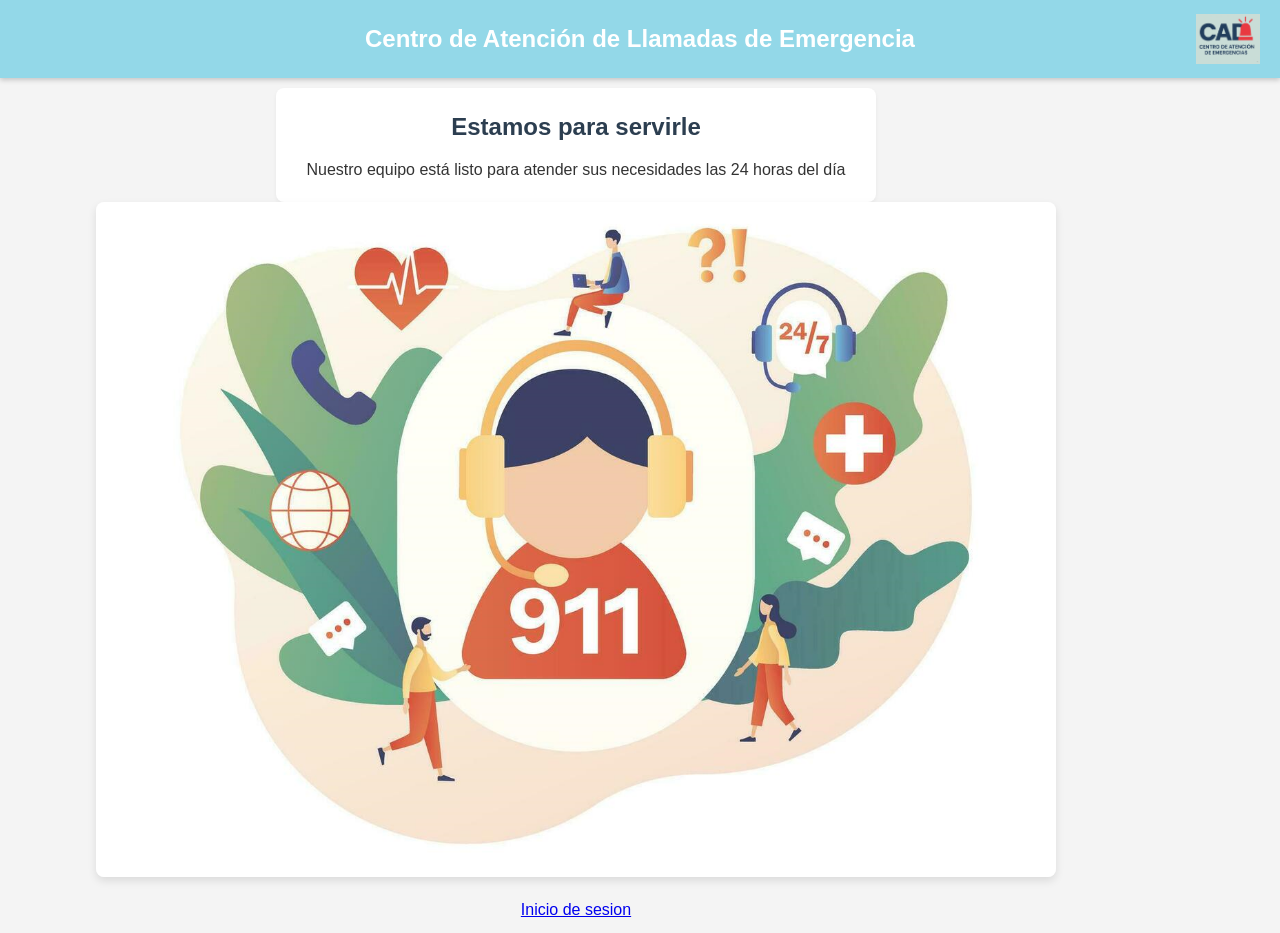
<file: CAD/index.html>
<?php
?>
<!DOCTYPE html>
<html lang="es">
<head>
    <meta charset="UTF-8">
    <meta name="viewport" content="width=device-width, initial-scale=1.0">
    <title>Index | CAD </title>
    <link rel="stylesheet" href="index.css">
</head>
<body>
    <header class="blue-bar">
        Centro de Atención de Llamadas de Emergencia
        <img src="logo.png" alt="Logo" class="logo">
    </header>
    
    <div class="main-container">
    <div class="welcome-message">
            <h3>Estamos para servirle</h3>
            <p>Nuestro equipo está listo para atender sus necesidades las 24 horas del día</p>
        </div>
        <img src="imagen.png" alt="Imagen" class="image">

        <section class="login">
            <a href="login.php">Inicio de sesion</a>
        </section>
    </div>
</body>
</html>
</file>
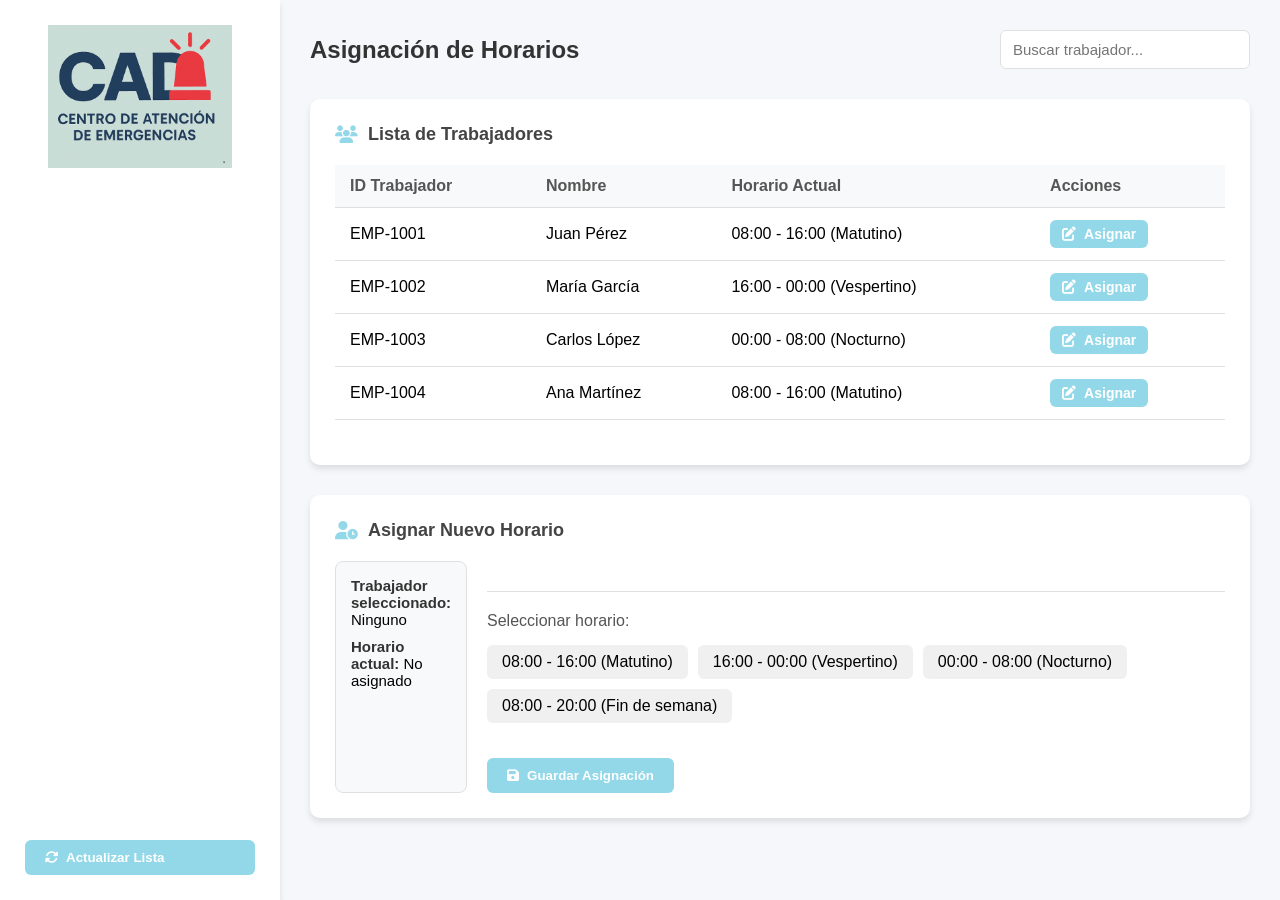
<file: CAD/gestion/gestion.html>
<!DOCTYPE html>
<html lang="es">
<head>
    <meta charset="UTF-8">
    <meta name="viewport" content="width=device-width, initial-scale=1.0">
    <title>Asignación de Horarios</title>
    <link rel="stylesheet" href="https://cdnjs.cloudflare.com/ajax/libs/font-awesome/6.4.0/css/all.min.css">
    <link rel="stylesheet" href="styleGestion.css">
</head>
<body>
    <div class="container">
        <div class="sidebar">
            <div class="logo-container">
                <img src="../logo.png" alt="Logo de la empresa">
            </div>
            
            <div style="flex-grow: 1;"></div>
            
            <button class="btn btn-primary">
                <i class="fas fa-sync-alt"></i>
                Actualizar Lista
            </button>
        </div>
        
        <div class="main-content">
            <div class="header">
                <h1 class="title">Asignación de Horarios</h1>
                <div class="search-box">
                    <input type="text" class="form-control" placeholder="Buscar trabajador..." style="width: 250px;">
                </div>
            </div>
            
            <div class="panel">
                <h2 class="panel-title">
                    <i class="fas fa-users"></i>
                    Lista de Trabajadores
                </h2>
                
                <table class="workers-table">
                    <thead>
                        <tr>
                            <th>ID Trabajador</th>
                            <th>Nombre</th>
                            <th>Horario Actual</th>
                            <th>Acciones</th>
                        </tr>
                    </thead>
                    <tbody>
                        <tr>
                            <td>EMP-1001</td>
                            <td>Juan Pérez</td>
                            <td>08:00 - 16:00 (Matutino)</td>
                            <td>
                                <button class="btn btn-primary btn-sm">
                                    <i class="fas fa-edit"></i> Asignar
                                </button>
                            </td>
                        </tr>
                        <tr>
                            <td>EMP-1002</td>
                            <td>María García</td>
                            <td>16:00 - 00:00 (Vespertino)</td>
                            <td>
                                <button class="btn btn-primary btn-sm">
                                    <i class="fas fa-edit"></i> Asignar
                                </button>
                            </td>
                        </tr>
                        <tr>
                            <td>EMP-1003</td>
                            <td>Carlos López</td>
                            <td>00:00 - 08:00 (Nocturno)</td>
                            <td>
                                <button class="btn btn-primary btn-sm">
                                    <i class="fas fa-edit"></i> Asignar
                                </button>
                            </td>
                        </tr>
                        <tr>
                            <td>EMP-1004</td>
                            <td>Ana Martínez</td>
                            <td>08:00 - 16:00 (Matutino)</td>
                            <td>
                                <button class="btn btn-primary btn-sm">
                                    <i class="fas fa-edit"></i> Asignar
                                </button>
                            </td>
                        </tr>
                    </tbody>
                </table>
            </div>
            
            <div class="panel">
                <h2 class="panel-title">
                    <i class="fas fa-user-clock"></i>
                    Asignar Nuevo Horario
                </h2>
                
                <div class="schedule-container">
                    <div class="schedule-info">
                        <p><strong>Trabajador seleccionado:</strong> <span id="selected-worker">Ninguno</span></p>
                        <p><strong>Horario actual:</strong> <span id="current-schedule">No asignado</span></p>
                    </div>
                    
                    <div class="assign-form">
                        <div class="form-group">
                            <label>Seleccionar horario:</label>
                            <div class="time-slots">
                                <div class="time-slot">08:00 - 16:00 (Matutino)</div>
                                <div class="time-slot">16:00 - 00:00 (Vespertino)</div>
                                <div class="time-slot">00:00 - 08:00 (Nocturno)</div>
                                <div class="time-slot">08:00 - 20:00 (Fin de semana)</div>
                            </div>
                        </div>
                        
                        <button class="btn btn-primary" style="margin-top: 20px;">
                            <i class="fas fa-save"></i> Guardar Asignación
                        </button>
                    </div>
                </div>
            </div>
        </div>
    </div>

    <script src="asignacion.js"></script>

</body>
</html>
</file>
<file: CAD/index.css>
* {
    box-sizing: border-box;
    margin: 0;
    padding: 0;
}

body {
    font-family: 'Arial', sans-serif;
    background-color: #f4f4f4;
    line-height: 1.6;
    color: #333;
    height: 100vh;
    display: flex;
    flex-direction: column;
}

.blue-bar {
    background-color: #93D8E8;
    color: white;
    padding: 20px;
    text-align: center;
    font-size: 24px;
    font-weight: bold;
    box-shadow: 0 2px 5px rgba(0,0,0,0.2);
    position: relative;
    display: flex;
    justify-content: center;
    align-items: center;
    width: 100%;
    flex-shrink: 0;
}

.logo {
    position: absolute;
    top: 50%;
    right: 20px;
    transform: translateY(-50%);
    height: 50px;
    width: auto;
    max-height: 50px;
}

.main-container {
    display: flex;
    flex-direction: column;
    align-items: center;
    justify-content: center;
    flex-grow: 1;
    width: 90%;
    padding: 10px;
}

.image {
    width: 75vw;
    height: 75vh;
    max-width: 1200px;
    max-height: 800px;
    object-fit: cover;
    border-radius: 8px;
    box-shadow: 0 4px 8px rgba(0,0,0,0.1);
    margin-bottom: 20px;
}

.welcome-message {
    background-color: white;
    padding: 20px 30px;
    border-radius: 8px;
    box-shadow: 0 2px 4px rgba(0,0,0,0.05);
    text-align: center;
    max-width: 600px;
    width: 100%;
}

.welcome-message h3 {
    color: #2c3e50;
    margin-bottom: 10px;
    font-size: 24px;
}

@media (max-width: 768px) {
    .blue-bar {
        font-size: 18px;
        padding: 15px;
    }
    
    .logo {
        height: 40px;
    }
    
    .featured-image {
        width: 90vw;
        height: 60vh;
    }
    
    .welcome-message {
        padding: 15px;
    }
}
</file>
<file: CAD/gestion/styleGestion.css>
:root {
    --azul-principal: #93D8E8;
    --azul-hover: #7fc8d8;
    --sombra: 0 4px 6px rgba(0, 0, 0, 0.1);
    --borde: 1px solid #e0e0e0;
}

* {
    margin: 0;
    padding: 0;
    box-sizing: border-box;
    font-family: 'Segoe UI', Tahoma, Geneva, Verdana, sans-serif;
}

body {
    background-color: #f5f7fa;
    min-height: 100vh;
}

.container {
    display: flex;
    min-height: 100vh;
}

.sidebar {
    width: 280px;
    background: white;
    box-shadow: var(--sombra);
    padding: 25px;
    display: flex;
    flex-direction: column;
    height: 100vh;
    position: fixed;
}

.logo-container {
    text-align: center;
    margin-bottom: 30px;
}

.logo-container img {
    max-width: 80%;
    height: auto;
}

.main-content {
    margin-left: 280px;
    flex: 1;
    padding: 30px;
}

.header {
    display: flex;
    justify-content: space-between;
    align-items: center;
    margin-bottom: 30px;
}

.title {
    font-size: 24px;
    color: #333;
    font-weight: 600;
}

.panel {
    background: white;
    border-radius: 10px;
    padding: 25px;
    box-shadow: var(--sombra);
    margin-bottom: 30px;
}

.panel-title {
    font-size: 18px;
    margin-bottom: 20px;
    color: #444;
    display: flex;
    align-items: center;
    gap: 10px;
}

.panel-title i {
    color: var(--azul-principal);
}

.workers-table {
    width: 100%;
    border-collapse: collapse;
    margin-bottom: 20px;
}

.workers-table th, 
.workers-table td {
    padding: 12px 15px;
    text-align: left;
    border-bottom: var(--borde);
}

.workers-table th {
    background-color: #f8f9fa;
    font-weight: 600;
    color: #555;
}

.workers-table tr:hover {
    background-color: #f5f5f5;
}

/* Estilos para los horarios */
.schedule-container {
    display: flex;
    gap: 20px;
    margin-top: 20px;
}

.schedule-info {
    flex: 1;
    background: #f8f9fa;
    border-radius: 8px;
    padding: 15px;
    border: var(--borde);
}

.schedule-info p {
    margin-bottom: 10px;
    font-size: 15px;
}

.schedule-info strong {
    color: #333;
}

.btn {
    padding: 10px 20px;
    border-radius: 6px;
    font-weight: 600;
    cursor: pointer;
    transition: all 0.3s;
    border: none;
    display: inline-flex;
    align-items: center;
    gap: 8px;
}

.btn-primary {
    background-color: var(--azul-principal);
    color: white;
}

.btn-primary:hover {
    background-color: var(--azul-hover);
    transform: translateY(-2px);
    box-shadow: 0 4px 8px rgba(0,0,0,0.1);
}

.btn-sm {
    padding: 6px 12px;
    font-size: 14px;
}

.assign-form {
    margin-top: 30px;
    padding-top: 20px;
    border-top: var(--borde);
}

.form-group {
    margin-bottom: 15px;
}

.form-group label {
    display: block;
    margin-bottom: 8px;
    font-weight: 500;
    color: #555;
}

.form-control {
    width: 100%;
    padding: 10px 12px;
    border: var(--borde);
    border-radius: 6px;
    font-size: 15px;
}

.time-slots {
    display: flex;
    flex-wrap: wrap;
    gap: 10px;
    margin-top: 15px;
}

.time-slot {
    padding: 8px 15px;
    background: #f0f0f0;
    border-radius: 6px;
    cursor: pointer;
    transition: all 0.2s;
}

.time-slot:hover {
    background: #e0e0e0;
}

.time-slot.selected {
    background-color: var(--azul-principal);
    color: white;
}

@media (max-width: 992px) {
    .container {
        flex-direction: column;
    }
    
    .sidebar {
        width: 100%;
        position: relative;
        height: auto;
    }
    
    .main-content {
        margin-left: 0;
    }
    
    .schedule-container {
        flex-direction: column;
    }
}
</file>
